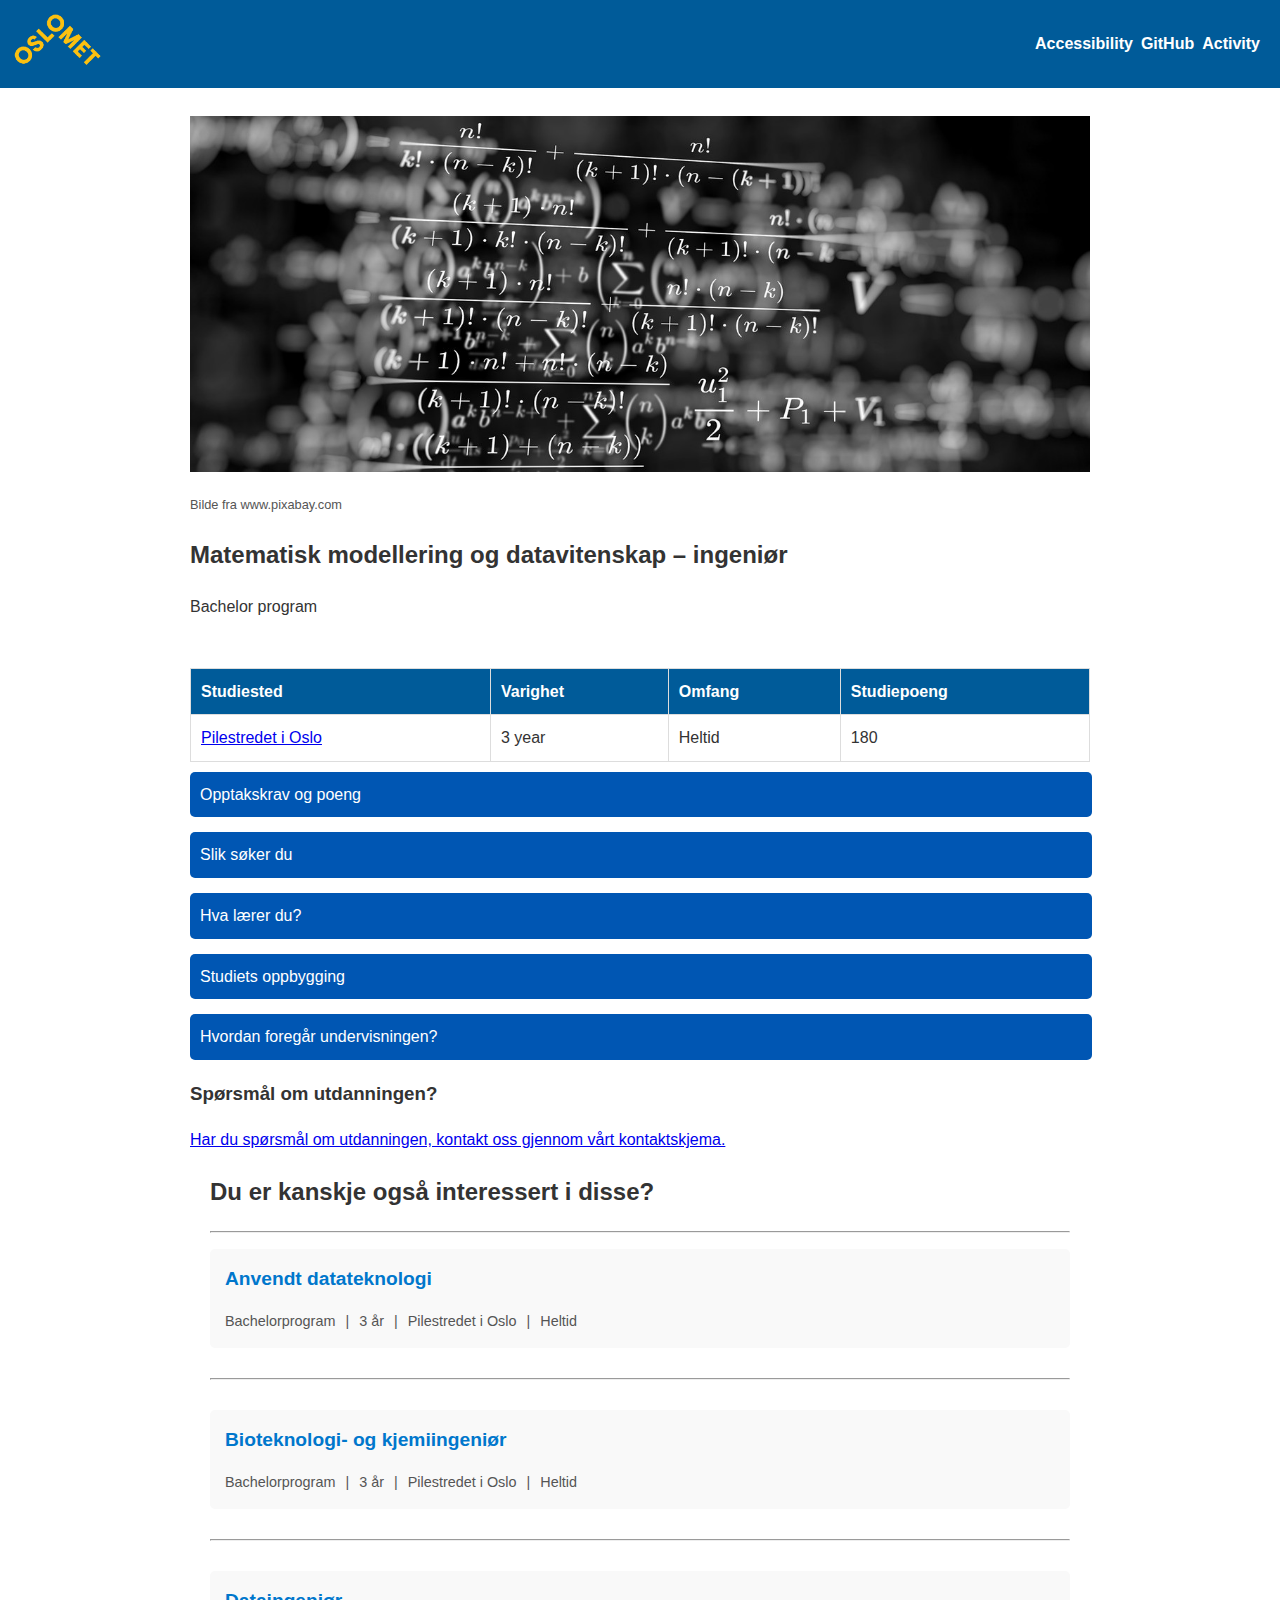
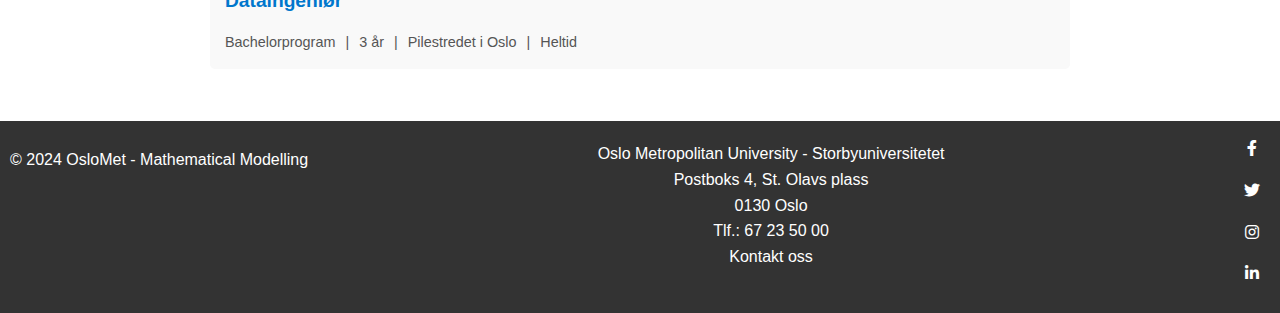
<file: index.html>
<!DOCTYPE html>
<html lang="en">
<head>
    <meta charset="UTF-8">
    <meta name="viewport" content="width=device-width, initial-scale=1.0">
    <title>OsloMet</title>
    <link rel="stylesheet" href="style.css">
    <link rel="stylesheet" href="https://cdnjs.cloudflare.com/ajax/libs/font-awesome/6.0.0-beta3/css/all.min.css">
</head>
<body>
    <header>
        <logo><img src="images/oslomet_logo.png" alt=""> </logo>
        <nav>
            <ul>
                <!--These are navigation bar elements which directs to other pages-->
                <li><a href="./accessibility.html">Accessibility</a></li>
                <li><a href="./github.html">GitHub</a></li>
                <li><a href="./activity_page.html">Activity</a></li>
            </ul>
        </nav>
    </header>

    <main>
        <section>
            <img src="images/math-model-1.jpg" alt="An image representing mathematical modeling"
            title="An image representing mathematical modeling">
            <p class="image-source">Bilde fra <a href="https://pixabay.com/photos/math-work-mathematics-formulas-4711302/">www.pixabay.com</a></p>
            <h2>Matematisk modellering og datavitenskap – ingeniør</h2> <!--This is the name of bachelor department.-->
            <p>Bachelor program</p>
        </section>
        <section class="o_met">
            <table>
                 <!--Table header is defined here.-->
                <thead>
                    <tr>
                        <th>Studiested</th>
                        <th>Varighet</th>
                        <th>Omfang</th>
                        <th>Studiepoeng</th>
                    </tr>
                </thead>
                <!--Table body is defined here.-->
                <tbody>
                    <tr>
                        <td><a href="https://www.oslomet.no/om/studiested-pilestredet"
                        title="Links to Study in Pilestredet">Pilestredet i Oslo </a></td>
                        <td>3 year</td>
                        <td>Heltid</td>
                        <td>180</td>
                    </tr>
                </tbody>
            </table>
         </section>
        <section class="course">
            <!--Here we have 5 different dropdown lists which contain different subjects.-->
            <div class="dropdown">
                <input type="checkbox" id="dropdown1" hidden/>
                <label for="dropdown1" class="dropdown-button">Opptakskrav og poeng</label>
                <div class="dropdown-content">
                    <p>For å søke på dette programmet må du ha generell studiekompetanse...</p>
                    <a href="https://www.oslomet.no/studier/tkd/forkurs-ingenior">Hvis du mangler generell studiekompetanse...</a>
                </div>
            </div>
            <div class="dropdown">
                <input type="checkbox" id="dropdown2" hidden>
                <label for="dropdown2" class="dropdown-button">Slik søker du</label>
                <div class="dropdown-content">
                    <p>Du søker på Samordna opptak med studiekode 215 503...</p>
                    <a href="https://www.oslomet.no/studier/soknad-og-opptak/opptak-til-bachelor-aarsstudier"
                    title="More about to apply for bachelor">Mer om å søke på bachelor.</a>
                </div>
            </div>
            <div class="dropdown">
                <input type="checkbox" id="dropdown3" hidden>
                <label for="dropdown3" class="dropdown-button">Hva lærer du?</label>
                <div class="dropdown-content">
                    <p>Bachelor i matematisk modellering og datavitenskap kobler sammen matematikk...</p>
                    <a href="https://student.oslomet.no/studier/-/studieinfo/programplan/HINGMAMO/2024/H%C3%98ST">Se programplan på student.oslomet.no</a>
                </div>
            </div>
            <div class="dropdown">
                <input type="checkbox" id="dropdown4" hidden>
                <label for="dropdown4" class="dropdown-button">Studiets oppbygging</label>
                <div class="dropdown-content">
                    <!-- 1. Year -->
                    <section>
                        <input type="checkbox" id="year-1" hidden>
                        <label for="year-1">
                            <h2 class="toggle-heading">1. Year</h2>
                        </label>
                        <div class="year-content">
                            <table>
                                <caption>1. Semester</caption>
                                <thead>
                                    <tr>
                                        <th>Course name</th>
                                        <th>Credits</th>
                                        <th>Course description</th>
                                    </tr>
                                </thead>
                                <tbody>
                                    <tr>
                                        <td>Diskret Matematikk</td>
                                        <td>10</td>
                                        <td><a href="https://student.oslomet.no/en/studier/-/studieinfo/emne/DAPE1300/2024/H%C3%98ST">les mer...</a></td>
                                    </tr>
                                    <tr>
                                        <td>Programmering</td>
                                        <td>10</td>
                                        <td><a href="https://student.oslomet.no/en/studier/-/studieinfo/emne/DAPE1400/2024/H%C3%98ST">les mer...</a></td>
                                    </tr>
                                    <tr>
                                        <td>Teknologi og samfunn for programmerere</td>
                                        <td>10</td>
                                        <td><a href="https://student.oslomet.no/en/studier/-/studieinfo/emne/DATA1100/2024/H%C3%98ST">les mer...</a></td>
                                    </tr>
                                    <tr>
                                        <td>Innføring i modeller og beregninger</td>
                                        <td>10</td>
                                        <td><a href="https://student.oslomet.no/en/studier/-/studieinfo/emne/MAMO1100/2024/H%C3%98ST">les mer...</a></td>
                                    </tr>
                                </tbody>
                            </table>
                            <table>
                                <caption>2. Semester</caption>
                                <thead>
                                    <tr>
                                        <th>Course name</th>
                                        <th>Credits</th>
                                        <th>Course description</th>
                                    </tr>
                                </thead>
                                <tbody>
                                    <tr>
                                        <td>Matematikk 1000</td>
                                        <td>10</td>
                                        <td><a href="https://student.oslomet.no/en/studier/-/studieinfo/emne/DAFE1000/2024/H%C3%98ST">les mer...</a></td>
                                    </tr>
                                    <tr>
                                        <td>Fysikk og kjemig</td>
                                        <td>10</td>
                                        <td><a href="https://student.oslomet.no/en/studier/-/studieinfo/emne/DAPE2101/2024/H%C3%98ST">les mer...</a></td>
                                    </tr>
                                    <tr>
                                        <td>Databaser</td>
                                        <td>10</td>
                                        <td><a href="https://student.oslomet.no/en/studier/-/studieinfo/emne/DATA1500/2024/H%C3%98ST">les mer...</a></td>
                                    </tr>
                                </tbody>
                            </table>
                        </div>
                    </section>
                    
                    <section>
                        <!-- 2. Year -->
                        <input type="checkbox" id="year-2" hidden>
                        <label for="year-2">
                            <h2 class="toggle-heading">2. Year</h2>
                        </label>
                        <div class="year-content">
                            <table>
                                <caption>3. Semester</caption>
                                <thead>
                                    <tr>
                                        <th>Course name</th>
                                        <th>Credits</th>
                                        <th>Course description</th>
                                    </tr>
                                </thead>
                                <tbody>
                                    <tr>
                                        <td>Matematikk 2000 med statistikk</td>
                                        <td>10</td>
                                        <td><a href="https://student.oslomet.no/en/studier/-/studieinfo/emne/DAPE2000/2024/H%C3%98ST">les mer...</a></td>
                                    </tr>
                                    <tr>
                                        <td>Moderne fysikk </td>
                                        <td>10</td>
                                        <td><a href="https://student.oslomet.no/en/studier/-/studieinfo/emne/MAMO2100/2024/H%C3%98ST">les mer...</a></td>
                                    </tr>
                                    <tr>
                                        <td>Algoritmer og datastrukturer </td>                                    
                                        <td>10</td>
                                        <td><a href="https://student.oslomet.no/en/studier/-/studieinfo/emne/DATS2300/2024/H%C3%98ST">les mer...</a></td>
                                    </tr>                                 
                                </tbody>
                            </table>
                            <table>
                                <caption>4. Semester</caption>
                                <thead>
                                    <tr>
                                        <th>Course name</th>
                                        <th>Credits</th>
                                        <th>Course description</th>
                                    </tr>
                                </thead>
                                <tbody>
                                    <tr>
                                        <td>Termodynamikk og statistisk fysikk</td>
                                        <td>10</td>
                                        <td><a href="https://student.oslomet.no/en/studier/-/studieinfo/emne/MAMO2400/2024/H%C3%98ST">les mer...</a></td>
                                    </tr>
                                    <tr>
                                        <td>Symmetrier og algebraiske strukturer</td>
                                        <td>10</td>
                                        <td><a href="https://student.oslomet.no/en/studier/-/studieinfo/emne/MAMO2500/2024/H%C3%98ST">les mer...</a></td>
                                    </tr>
                                </tbody>
                            </table>
                        </div>
                    </section>
                    <section>
                        <!-- 3. Year -->
                        <input type="checkbox" id="year-3" hidden>
                        <label for="year-3">
                            <h2 class="toggle-heading">3. Year</h2>
                        </label>
                        <div class="year-content">
                            <table>
                                <caption>5. Semester</caption>
                                <thead>
                                    <tr>
                                        <th>Course name</th>
                                        <th>Credits</th>
                                        <th>Course description</th>
                                    </tr>
                                </thead>
                                <tbody>
                                    <tr>
                                        <td>Matematikk 3000</td>
                                        <td>10</td>
                                        <td><a href="https://student.oslomet.no/en/studier/-/studieinfo/emne/DAVE3700/2024/H%C3%98ST">les mer...</a></td>
                                    </tr>
                                    <tr>
                                        <td>Datasikkerhet</td>
                                        <td>10</td>
                                        <td><a href="https://student.oslomet.no/en/studier/-/studieinfo/emne/ITPE3100/2024/H%C3%98ST">les mer...</a></td>
                                    </tr>
                                    <tr>
                                        <td>Introduction to Data Science with Scripting</td>
                                        <td>10</td>
                                        <td><a href="https://student.oslomet.no/en/studier/-/studieinfo/emne/DATA3800/2024/H%C3%98ST">les mer...</a></td>
                                    </tr>   
                                </tbody>
                            </table>
                            <table>
                                <caption>6. Semester</caption>
                                <thead>
                                    <tr>
                                        <th>Course name</th>
                                        <th>Credits</th>
                                        <th>Course description</th>
                                    </tr>
                                </thead>
                                <tbody>
                                    <tr>
                                        <td>Bacheloroppgave</td>
                                        <td>20</td>
                                        <td><a href="https://student.oslomet.no/en/studier/-/studieinfo/emne/DATA3900/2024/H%C3%98ST">les mer...</a></td>
                                    </tr>
                                    <tr>
                                        <td>Testing av programvare</td>
                                        <td>10</td>
                                        <td><a href="https://student.oslomet.no/en/studier/-/studieinfo/emne/ADTS2310/2024/H%C3%98ST">les mer...</a></td>
                                    </tr>
                                </tbody>
                            </table>
                        </div>
                    </section>                    
    </section>
        <section>
            <div class="dropdown">
                <input type="checkbox" id="dropdown5" hidden>
                <label for="dropdown5" class="dropdown-button">Hvordan foregår undervisningen?</label>
                <div class="dropdown-content">
                    <p>For å gjennomføre studiet på normert tid, må du regne med å bruke om lag 40 timer per uke på studierelatert arbeid gjennom hele semesteret.  </p>
                </div>
            </div>
        </section>
        <!--Here we have an aside tag.-->
        <aside>
            <h3>Spørsmål om utdanningen?</h3>
            <a href="https://www.oslomet.no/kontaktskjema#Jeg%20vil%20bli%20student" title="Links to contact schema">Har du spørsmål om utdanningen, kontakt oss gjennom vårt kontaktskjema.</a>
        </aside>
        <!--Inside this tag, we have different departments, if you are interested in...-->
        <section class="andre">
            <h2><span>Du er kanskje også interessert i disse?</span></h2>
            <hr>
            <ul class="program-liste">
                <li>
                    <a href="https://www.oslomet.no/studier/tkd/anvendt-datateknologi" class="avdeling">Anvendt datateknologi</a>
                    <div class="detaljer">
                        <span>Bachelorprogram</span>
                        <span>|</span>
                        <span>3 år</span>
                        <span>|</span>
                        <span>Pilestredet i Oslo</span>
                        <span>|</span>
                        <span>Heltid</span>
                    </div>
                </li>
                <hr>
                <li>
                    <a href="https://www.oslomet.no/studier/tkd/bioteknologi-kjemiingenior" class="avdeling">Bioteknologi- og kjemiingeniør</a>
                    <div class="detaljer">
                        <span>Bachelorprogram</span>
                        <span>|</span>
                        <span>3 år</span>
                        <span>|</span>
                        <span>Pilestredet i Oslo</span>
                        <span>|</span>
                        <span>Heltid</span>
                    </div>
                </li>
                <hr>
                <li>
                    <a href="https://www.oslomet.no/studier/tkd/dataingenior" class="avdeling">Dataingeniør</a>
                    <div class="detaljer">
                        <span>Bachelorprogram</span>
                        <span>|</span>
                        <span>3 år</span>
                        <span>|</span>
                        <span>Pilestredet i Oslo</span>
                        <span>|</span>
                        <span>Heltid</span>
                    </div>
                </li>
            </ul>
        </section>
    </main>
    <footer>
        <p>&copy; 2024 OsloMet - Mathematical Modelling</p>
        <address>
            Oslo Metropolitan University - Storbyuniversitetet <br>
            Postboks 4, St. Olavs plass <br>
            0130 Oslo <br>
            Tlf.: 67 23 50 00 <br>
            <a href="https://www.oslomet.no/om/kontakt" title="Links to OsloMet contact web page">Kontakt oss</a>
        </address>
    
        <ul class="social-links">
            <li><a href="https://www.facebook.com/oslomet" aria-label="Facebook" title="OsloMet on Facebook"><i class="fab fa-facebook-f"></i></a></li>
            <li><a href="https://twitter.com/OsloMet" aria-label="Twitter"><i class="fab fa-twitter" title="OsloMet on Twitter"></i></a></li>
            <li><a href="https://www.instagram.com/oslomet/" aria-label="Instagram" title="OsloMet on Instagram"><i class="fab fa-instagram"></i></a></li>
            <li><a href="https://www.linkedin.com/school/oslomet/?originalSubdomain=no" aria-label="LinkedIn" title="OsloMet on LinkedIn"><i class="fab fa-linkedin-in"></i></a></li>
        </ul>
    </footer>
</body>
</html>
</file>
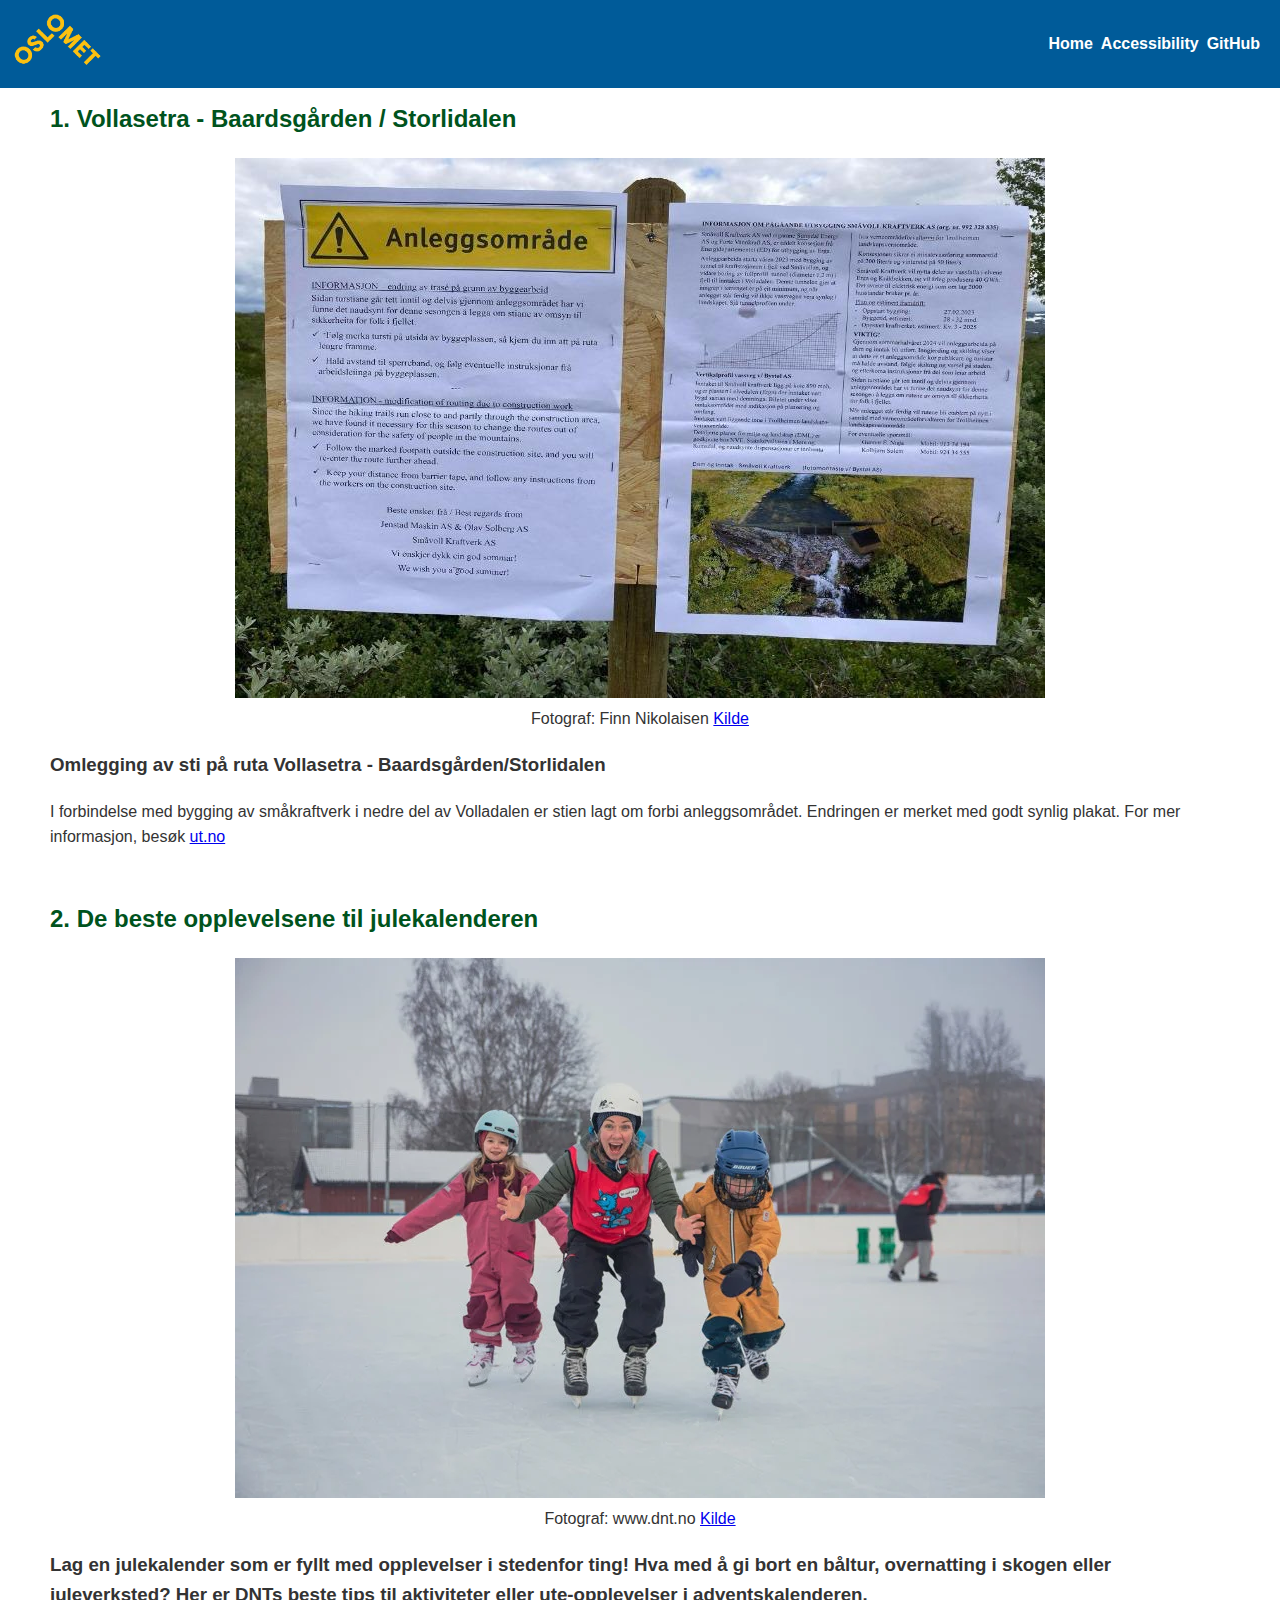
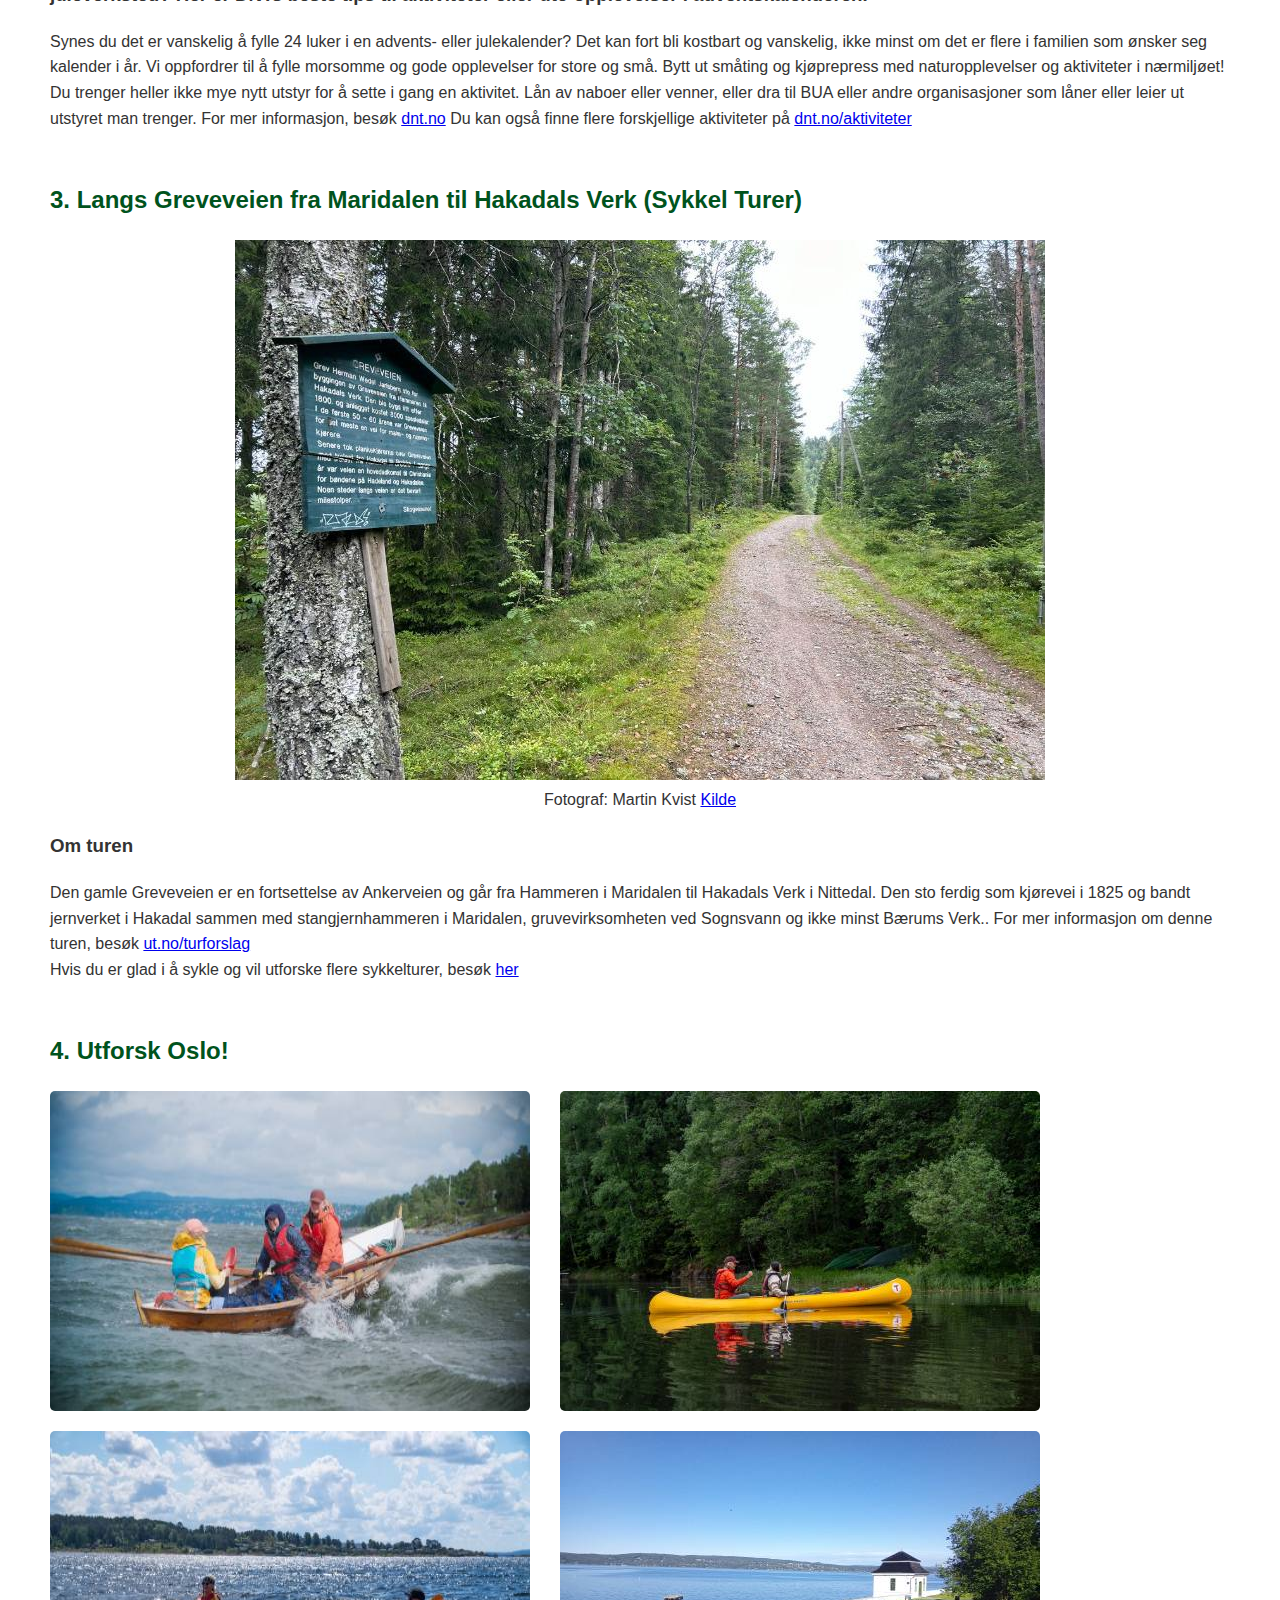
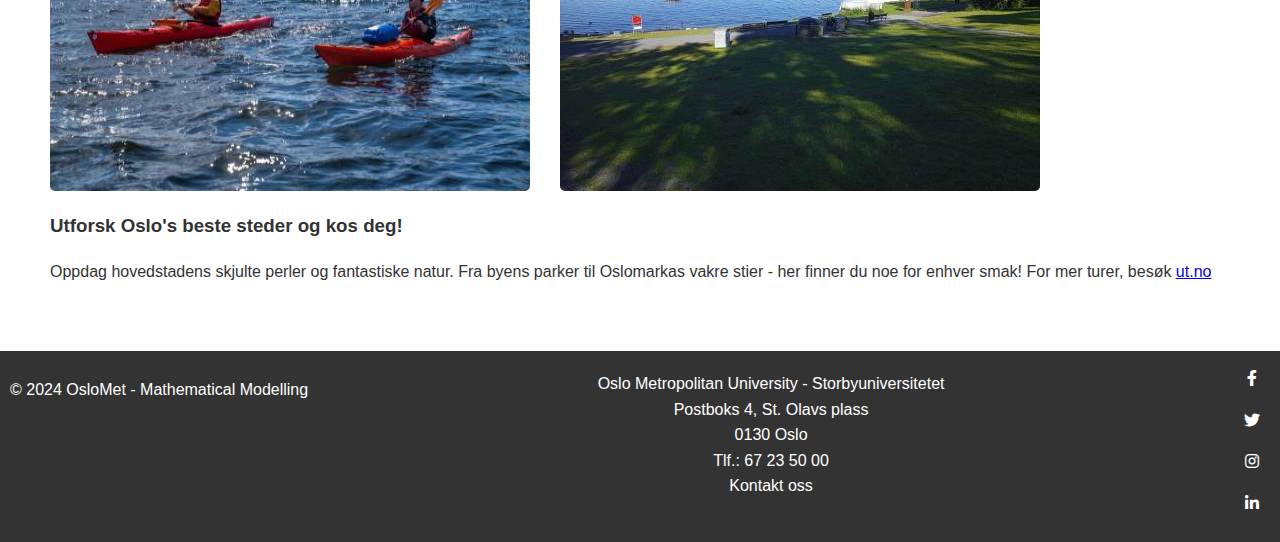
<file: activity_page.html>
<!DOCTYPE html>
<html lang="en">
<head>
    <meta charset="UTF-8">
    <meta name="viewport" content="width=device-width, initial-scale=1.0">
    <title>Mathematical Modelling - OsloMet</title>
    <link rel="stylesheet" href="style.css">
    <link rel="stylesheet" href="https://cdnjs.cloudflare.com/ajax/libs/font-awesome/6.0.0-beta3/css/all.min.css">
</head>
<body>
    <header>
        <logo><img src="images/oslomet_logo.png" alt=""> </logo>
        <nav>
            <ul>
                <li><a href="./index.html">Home</a></li>
                <li><a href="./accessibility.html">Accessibility</a></li>
                <li><a href="./github.html">GitHub</a></li>
            </ul>
        </nav>
    </header>
    
    <article class="activ_text">
        <h2>1. Vollasetra - Baardsgården / Storlidalen</h2>
        <div class="image">
            <img src="images/ut_1.jpg" alt="Fellesturer, kurs og aktiviteter" title="Omlegging av stien på ruta Vollasetra - Baardsgården/Storlidalen">
            <figcaption>
                Fotograf: Finn Nikolaisen
                <a href="https://ut.no/meldinger/40139" target="_blank">Kilde</a>
            </figcaption>
        </div>
        <h3>Omlegging av sti på ruta Vollasetra - Baardsgården/Storlidalen</h3>
        <p>
            I forbindelse med bygging av småkraftverk i nedre del av Volladalen er stien lagt om forbi anleggsområdet.
            Endringen er merket med godt synlig plakat. For mer informasjon, besøk 
            <a href="https://ut.no/meldinger/40139" target="_blank">ut.no</a>
        </p>
    
        <h2>2. De beste opplevelsene til julekalenderen</h2>
        <div class="image">
            <img src="images/julekalender.jpeg" title="Skøyter er gøy for liten og stor.">
            <figcaption>
                Fotograf: www.dnt.no
                <a href="https://www.dnt.no/turtips/sesong/Jul/julekalender/" target="_blank">Kilde</a>
            </figcaption>
        </div>
        <h3>Lag en julekalender som er fyllt med opplevelser i stedenfor ting!
            Hva med å gi bort en båltur, overnatting i skogen eller juleverksted?
            Her er DNTs beste tips til aktiviteter eller ute-opplevelser i adventskalenderen. </h3>
        <p>
            Synes du det er vanskelig å fylle 24 luker i en advents- eller julekalender?
            Det kan fort bli kostbart og vanskelig, ikke minst om det er flere i familien som ønsker seg kalender i år.
            Vi oppfordrer til å fylle morsomme og gode opplevelser for store og små. Bytt ut småting og kjøprepress med naturopplevelser og aktiviteter i nærmiljøet!
            Du trenger heller ikke mye nytt utstyr for å sette i gang en aktivitet.
            Lån av naboer eller venner, eller dra til BUA eller andre organisasjoner som låner eller leier ut utstyret man trenger.
            For mer informasjon, besøk 
            <a href="https://www.dnt.no/turtips/sesong/Jul/julekalender/" target="_blank">dnt.no</a>
            Du kan også finne flere forskjellige aktiviteter på
            <a href="https://www.dnt.no/aktiviteter/" target="_blank">dnt.no/aktiviteter</a>
        </p>
    
        <h2>3. Langs Greveveien fra Maridalen til Hakadals Verk (Sykkel Turer)</h2>
        <div class="image">
            <img src="images/sykkeltur.jpg" alt="Langs Greveveien fra Maridalen"
            title="Det er satt opp en liten informasjonstavle om Greveveien i traseen som går langs toglinja, før du kommer til Snippen stasjon.">
            <figcaption>
                Fotograf: Martin Kvist
                <a href="https://ut.no/turforslag/1112188249/langs-greveveien-fra-maridalen-til-hakadals-verk" target="_blank">Kilde</a>
            </figcaption>
        </div>
        <h3>Om turen</h3>
        <p>
            Den gamle Greveveien er en fortsettelse av Ankerveien og går
            fra Hammeren i Maridalen til Hakadals Verk i Nittedal. 
            Den sto ferdig som kjørevei i 1825 og bandt jernverket i Hakadal sammen med stangjernhammeren 
            i Maridalen, gruvevirksomheten ved Sognsvann og ikke minst Bærums Verk..
            For mer informasjon om denne turen, besøk 
            <a href="https://ut.no/turforslag/1112188249/langs-greveveien-fra-maridalen-til-hakadals-verk" target="_blank">ut.no/turforslag</a>
            <br>Hvis du er glad i å sykle og vil utforske flere sykkelturer, besøk
            <a href="https://ut.no/utforsker/norge/turforslag?type=sykkeltur" target="_blank">her</a>
        </p>
    
        <h2>4. Utforsk Oslo!</h2>
        <div class="imagepair" style="display: flex; gap:30px;">
            <img src="images/oslo_1.jpeg" title="Frifot med Anne Lindmo etappe 8">
            <img src="images/oslo_2.jpeg" title="Frifot med Anne Lindmo etappe 3">
        </div>
        <div class="imagepair" style="display: flex; gap:30px;">
            <img src="images/oslo_3.jpeg" title="Frifot med Anne Lindmo etappe 1 og 2">
            <img src="images/oslo_4.jpeg" title="Kyststien langs Bunnefjorden">
        </div>
        <h3>Utforsk Oslo's beste steder og kos deg!</h3>
        <p>
            Oppdag hovedstadens skjulte perler og fantastiske natur.
            Fra byens parker til Oslomarkas vakre stier - her finner du noe for enhver smak!
            For mer turer, besøk 
            <a href="https://ut.no/utforsker/kommune/1793/oslo/turforslag" target="_blank">ut.no</a>
        </p>
    </article>
    <footer>
        <p>&copy; 2024 OsloMet - Mathematical Modelling</p>
        <address>
            Oslo Metropolitan University - Storbyuniversitetet <br>
            Postboks 4, St. Olavs plass <br>
            0130 Oslo <br>
            Tlf.: 67 23 50 00 <br>
            <a href="https://www.oslomet.no/om/kontakt" title="Links to OsloMet contact web page">Kontakt oss</a>
        </address>
    
        <ul class="social-links">
            <li><a href="https://www.facebook.com/oslomet" aria-label="Facebook"><i class="fab fa-facebook-f"></i></a></li>
            <li><a href="https://twitter.com/OsloMet" aria-label="Twitter"><i class="fab fa-twitter"></i></a></li>
            <li><a href="https://www.instagram.com/oslomet/" aria-label="Instagram"><i class="fab fa-instagram"></i></a></li>
            <li><a href="https://www.linkedin.com/school/oslomet/?originalSubdomain=no" aria-label="LinkedIn"><i class="fab fa-linkedin-in"></i></a></li>
        </ul>
    </footer>
</body>
</html>
</file>
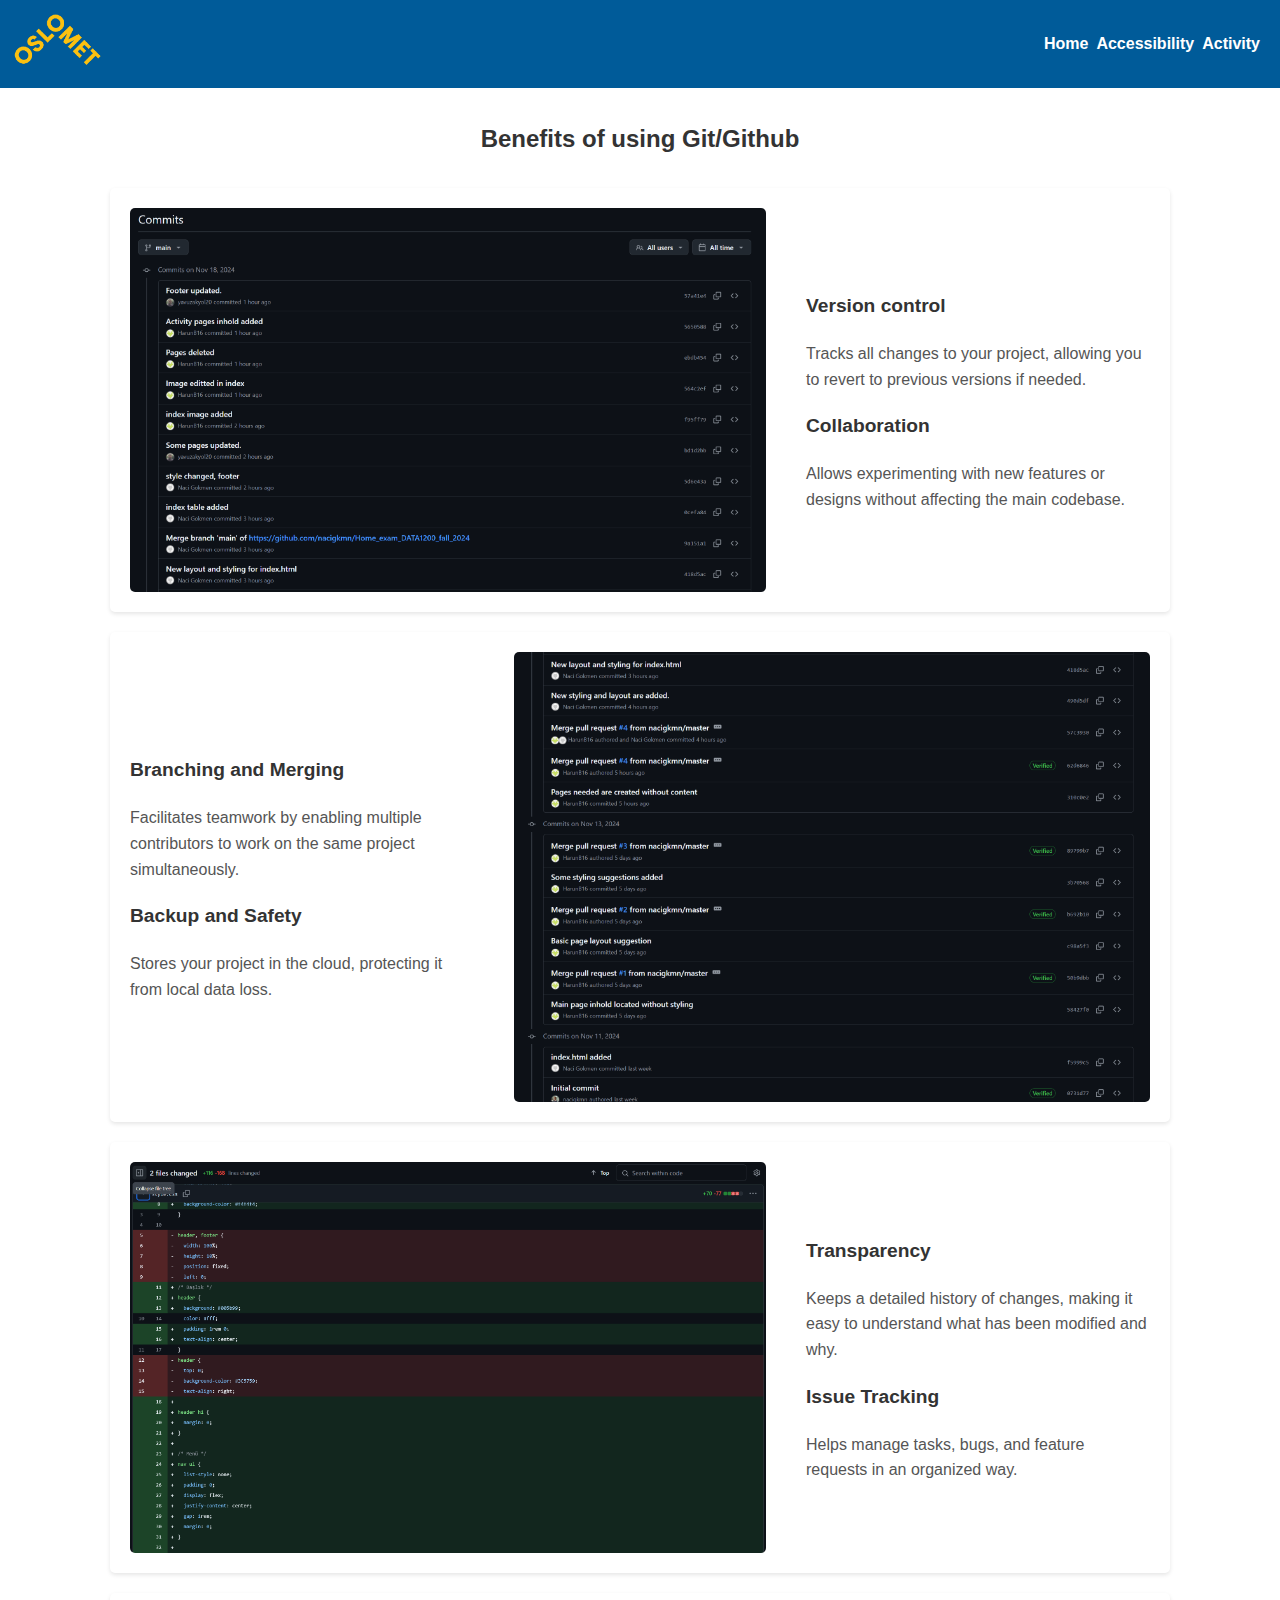
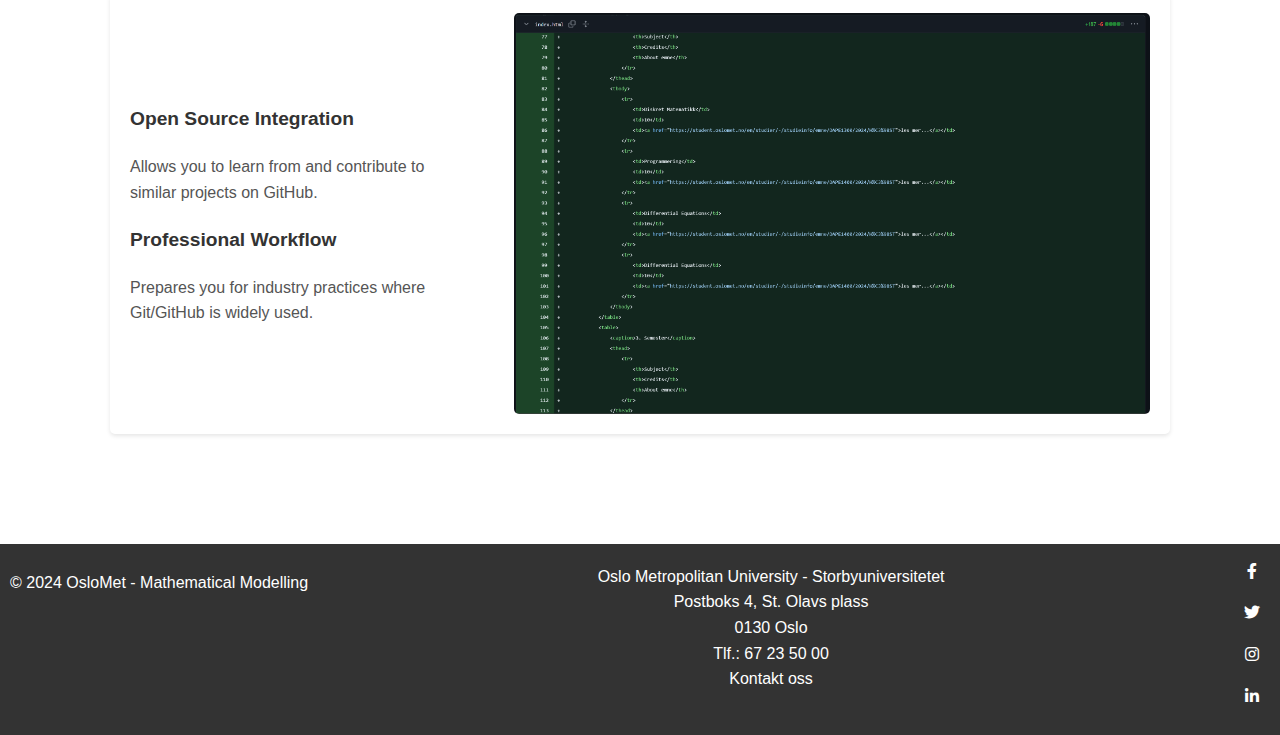
<file: github.html>
<!DOCTYPE html>
<html lang="en">
<head>
    <meta charset="UTF-8">
    <meta name="viewport" content="width=device-width, initial-scale=1.0">
    <title>Mathematical Modelling - OsloMet</title>
    <link rel="stylesheet" href="style.css">
    <link rel="stylesheet" href="https://cdnjs.cloudflare.com/ajax/libs/font-awesome/6.0.0-beta3/css/all.min.css">
</head>
<body>
    <header>
        <logo><img src="images/oslomet_logo.png" alt=""> </logo>
        <nav>
            <ul>
                <li><a href="./index.html">Home</a></li>
                <li><a href="./accessibility.html">Accessibility</a></li>
                <li><a href="./activity_page.html">Activity</a></li>
            </ul>
        </nav>
    </header>
    
    <article class="git_main">
        <h2>Benefits of using Git/Github</h2>
        <div class="block">
            <img src="images/commit_hist_1.png" alt="Commit history">
            <text>
                <h3>Version control</h3>
                <p>Tracks all changes to your project, allowing you to revert to previous versions if needed.</p>
                <h3>Collaboration</h3> 
                <p>Allows experimenting with new features or designs without affecting the main codebase.</p>
            </text>
        </div>
        <div class="block">
            <text>
                <h3>Branching and Merging</h3>
                <p>Facilitates teamwork by enabling multiple contributors to work on the same project simultaneously.</p>
                <h3>Backup and Safety</h3>
                <p>Stores your project in the cloud, protecting it from local data loss.</p>
            </text>
            <img src="images/commit_hist_2.png" alt="Commit history">
        </div>
        <div class="block">
            <img src="images/change_1.png" alt="Changes in files">
            <text>   
                <h3>Transparency</h3>
                <p>Keeps a detailed history of changes, making it easy to understand what has been modified and why.</p>
                <h3>Issue Tracking</h3>
                <p>Helps manage tasks, bugs, and feature requests in an organized way.</p>
            </text>
        </div>
        <div class="block">
            <text>
                <h3>Open Source Integration</h3>
                <p>Allows you to learn from and contribute to similar projects on GitHub.</p>
                <h3>Professional Workflow</h3>
                <p>Prepares you for industry practices where Git/GitHub is widely used.</p>
            </text>
            <img src="images/change_2.png" alt="Changes in files">
        </div>
    </article>

    <footer>
        <p>&copy; 2024 OsloMet - Mathematical Modelling</p>
        <address>
            Oslo Metropolitan University - Storbyuniversitetet <br>
            Postboks 4, St. Olavs plass <br>
            0130 Oslo <br>
            Tlf.: 67 23 50 00 <br>
            <a href="https://www.oslomet.no/om/kontakt" title="Links to OsloMet contact web page">Kontakt oss</a>
        </address>
    
        <ul class="social-links">
            <li><a href="https://www.facebook.com/oslomet" aria-label="Facebook"><i class="fab fa-facebook-f"></i></a></li>
            <li><a href="https://twitter.com/OsloMet" aria-label="Twitter"><i class="fab fa-twitter"></i></a></li>
            <li><a href="https://www.instagram.com/oslomet/" aria-label="Instagram"><i class="fab fa-instagram"></i></a></li>
            <li><a href="https://www.linkedin.com/school/oslomet/?originalSubdomain=no" aria-label="LinkedIn"><i class="fab fa-linkedin-in"></i></a></li>
        </ul>
    </footer>
</body>
</html>
</file>
<file: style.css>
/*
  CONTENT TABLE

  1. Common parts
    a. body
    b. header
    c. footer
  2. index.html
  3. github.html
  4. activity.html
  5. accessibility.html
  6. responsive
    a. index.html
    b. github.html
    c. activity.html
    d. accessibility.html
*/

/*==================================== 1. Common Parts ==============================================*/


/* =================================== a. body ==============================*/
body {
  font-family: 'Arial', sans-serif;
  margin: 0;
  padding: 0;
  line-height: 1.6;
  color: #333;

}

/* =================================== b. header ==============================*/
header {
  position: fixed;
  display: flex;
  width: 100%; 
  justify-content: space-between;
  align-items: center;
  background: #005b99;
  color: #fff;
  flex-wrap: wrap;
}

header logo img{
  width: 30%;
  max-width: 300px;
  margin: 10px;
}

nav {
  margin-right: 20px;
}

nav ul {
  display: flex;
  flex-wrap: wrap;
  list-style: none;
  padding: 0;
  margin: 0;
  gap: 0.5rem;
  align-items: center;
}

nav ul li {
  margin: 0;
}

nav ul li a {
  text-decoration: none;
  color: white;
  font-weight: bold;
}

nav ul li a:hover {
  color: white;
  text-shadow: 0 0 8px rgba(255, 255, 255, 0.8);
  transition: text-shadow 0.3s ease, color 0.3s ease;
}

/* =================================== c. footer ==============================*/
footer {
  display: flex;
  justify-content: space-between;
  background-color: #333;
  color: white;
  padding: 10px;
  text-align: center;
  align-content: center;
}

footer address {
  margin-top: 10px;
  margin-right: 10px;
  font-style: normal;
}

footer a {
  color: #fff;
  text-decoration: none;
}

footer a:hover {
  text-decoration: underline;
}

/* Social media links */
ul.social-links {
  list-style: none;
  padding: 0;
  display: flex;
  flex-direction: column;
  justify-content: center;
  gap: 1rem;
  margin-top: 5px;
  margin-right: 10px;
}

ul.social-links li a {
  color: white;
  text-decoration: none;
}

ul.social-links li a:hover {
  color: #007bff;
}


/*==================================== 2. index.html ==============================================*/

/* Main Content */
main {
  width: 100%;
  padding: 2rem;
  padding-top: 100px;
  max-width: 900px;
  margin: auto;
}

main img {
  max-width: 100%;
  height: auto;
  margin: 1rem 0;
}

.image-source {
  font-size: 0.8rem; 
  text-align: left; 
  margin-top: 0; 
  color: #555; 
  margin-top: 0;
}

.image-source a {
  text-decoration: none; 
  color: inherit; 
}

.o_met {
  overflow-x: auto;
  max-width: 100%;
}
.o_met table{
  margin-bottom: 10px;
  width: 100%;
}
/* Table */
table {
  width: 100%;
  border-collapse: collapse;
  margin-top: 2rem;
}

table th, table td {
  padding: 10px;
  border: 1px solid #ddd;
  text-align: left;
}

table th {
  background-color: #005b99;
  color: white;
}

/* Dropdown Button */
.dropdown {
  width: 100%;
  margin-bottom: 15px;
}

.dropdown-button {
  display: block;
  width: 98%;
  padding: 10px;
  background-color:#0056b3;
  color: white;
  font-size: 16px;
  text-align: left;
  border: none;
  cursor: pointer;
  border-radius: 5px;
}

.dropdown-button:hover {
  background-color:#007bff ;
}

/* Dropdown Content */
.dropdown-content {
  display: none;
  margin-top: 10px;
  padding: 10px;
  border: 1px solid #ccc;
  border-radius: 5px;
  background-color: #f9f9f9;
  width: 98%;
}

.toggle-heading {
  cursor: pointer;
  padding: 1rem;
  background-color: #007bff;
  color: white;
  margin: 0;
  font-size: 1.2rem;
  text-align: center;
  border-radius: 5px;
  margin-top: 5px;
}

.toggle-heading:hover {
  background-color: #005b99;
}

/* Content viewer */
.year-content {
  display: none;
  padding: 0rem;
  background-color: #f9f9f9;
  border-radius: 5px;
  margin-top: 1rem;
  border: 1px solid #ddd;
}

/* It shows content after click */
input[type="checkbox"]:checked ~ .year-content {
  display: block;
}

input[type="checkbox"]:checked ~ .dropdown-content {
  display: block;
}

/* General style */
.andre {
  font-family: Arial, sans-serif;
  margin: 20px;
}

.andre h2 {
  text-align: left;
}

.andre hr {
  margin: 10px 0;
}

/*List style*/
.program-liste {
  list-style: none;
  padding: 0;
  display: flex;
  flex-direction: column;
  gap: 20px;
}

.program-liste > li {
  border: 0;
  padding: 15px;
  border-radius: 5px;
  background-color: #f9f9f9;
  display: flex; 
  flex-direction: column;
  align-items: flex-start;
  gap: 10px;
}

/* Program title */
.avdeling {
  text-decoration: none;
  color: #0077cc;
  font-size: 1.2em;
  font-weight: bold;
  margin-bottom: 5px;
}

.avdeling:hover {
  text-decoration: underline;
}

/* Program details */
.program-liste > li .detaljer {
  display: flex; 
  gap: 10px;
  font-size: 0.9em;
  color: #555;
}

.program-liste > li .detaljer span {
  white-space: nowrap;
}

aside h3 {
  margin-left: 0;

}


/*==================================== 3. github.html ==============================================*/
.git_main {
  display: flex;
  flex-direction: column;
  max-width: 100%;
  padding: 100px;
}

.git_main h2 {
  text-align: center;
}

.block {
  display: flex;
  justify-content: space-between;
  align-items: center;
  margin: 10px;
  border-radius: 5px;
  box-shadow: 0 2px 4px rgba(0, 0, 0, 0.1);
}

.block img {
  max-width: 60%;
  height: auto;
  margin: 20px;
  border-radius: 5px;
  object-fit: cover;
}

.block text {
  max-width: 40%;
  margin: 20px;
}

.block h3 {
  font-size: 1.2em;
  color: #333;
}

.block p {
  color:#555
}

/*==================================== 4. activity.html ==============================================*/

.activ_text {
  font-family:'Segoe UI', Tahoma, Geneva, Verdana, sans-serif;
  padding: 50px;
  
}

.activ_text .image{
  text-align: center;
}

.activ_text .image img {
  display: inline-block;
  max-width: 100%;
  height: auto;
}

.activ_text h2 {
  color: #00531d;
  margin-top: 50px;
}

.activ_text .imagepair {
  margin-bottom: 20px;
}

.activ_text .imagepair img {
  max-width: calc(50% - 10px);
  height: auto;
  border-radius: 5px;
}

/*==================================== 5. accessibility.html ==============================================*/

.access_text{
  padding: 100px;
}

.access_text h1{
  text-align: center;
}

.access_text h2{
  margin-left: 20px;
}

.result-box{
  display: flex;
  width: 99%;
  margin: 20px;
}
.result{
  width: 50%;
  float: left;
  text-align: center;
}
.result img{
  width: 80%;
}

.last-result{
  width: 100%;
  text-align: center;
}
.test3{
  width: 50%;
}


/*==================================== 6. responsive ==============================================*/

/*============================== a. index.html =========================================*/

@media (max-width: 768px) {
  header {
    flex-direction: column; 
    align-items: center;
  }

  header logo img {
    width: 30%; 
    margin-left: 31%;
    
  }

  nav ul {
    flex-direction: column;
  }

  main {
    padding: 1rem;
    font-size: 0.8rem;
    width: 90%;
  }

  main img {
    margin-top: 200px;
  }

  aside {
    margin: 1rem auto;
  }

  ul.social-links {
    flex-direction: row;
    gap: 10px;
  }

  footer {
    font-size: 0.8rem;
    flex-direction: column;
  }

}

/*============================== b. github.html =========================================*/

/* Tablet */
@media (max-width: 1024px) {
  .block img, .block text {
    max-width: 100%; 
    margin: 10px 0; 
  }

  .block {
    flex-direction: column; 
    text-align: center;
  }

  .block text {
    margin-top: 10px;
  }
}

/* Mobile phones */
@media (max-width: 768px) {
  .git_main {
    padding: 20px; 
  }

  .git_main h2 {
    margin-top: 200px;
    font-size: 1.5rem; 
  }

  .block h3 {
    font-size: 1.1rem; 
  }
  .block p {
    font-size: 0.9rem; 
  }

  .block {
    padding: 15px;
  }
}


/*============================== c. activity.html =========================================*/


/* Tablet*/
@media (max-width: 1024px) {
  .activ_text {
    padding: 20px;
  }

  .activ_text h2 {
    margin-top: 100px;
    font-size: 1.6rem;
  }

  .activ_text .imagepair img {
    max-width: calc(50% - 10px); 
  }
}

/*Mobile*/
@media (max-width: 768px) {
  .activ_text {
    padding: 15px;
  }

  .activ_text h2 {
    margin-top: 200px;
    font-size: 1.4rem;
  }

  .activ_text h3 {
    font-size: 1.2rem;
  }

  .activ_text .imagepair {
    flex-direction: column; 
    gap: 15px;
  }

  .activ_text .imagepair img {
    max-width: 100%; 
    margin: 0 auto; 
  }

  .activ_text .image img {
    max-width: 100%;
  }

  .activ_text p {
    font-size: 0.9rem;
    line-height: 1.5;
  }
}

/*============================== d. accessibility.html =========================================*/

/*Tablet*/
@media (max-width: 1024px) {
  .access_text {
    padding: 15px;
  }

  .access_text h1 {
    font-size: 1.8rem;
    margin-top: 100px;
  }

  .access_text h2 {
    font-size: 1.3rem;
    margin-left: 10px;
  }

  .result-box {
    flex-direction: column;
    gap: 15px;
  }

  .result {
    flex: 1 1 100%;
  }

  .result img {
    max-width: 90%;
  }
}

/* Mobile */

@media (max-width: 768px) {
  .access_text {
    padding: 10px;
  }

  .access_text h1 {
    font-size: 1.5rem;
    margin-top: 200px;
  }

  .access_text h2 {
    font-size: 1.2rem;
    margin-left: 5px;
  }
  
  .access_text p{
    font-size: 0.8rem;
  }

  .result-box {
    flex-direction: column;
    align-items: center;
    gap: 10px;
  }

  .result-box .result img {
    width: 100%;
    height: auto;
    margin: 0 auto;
  }

}
</file>
